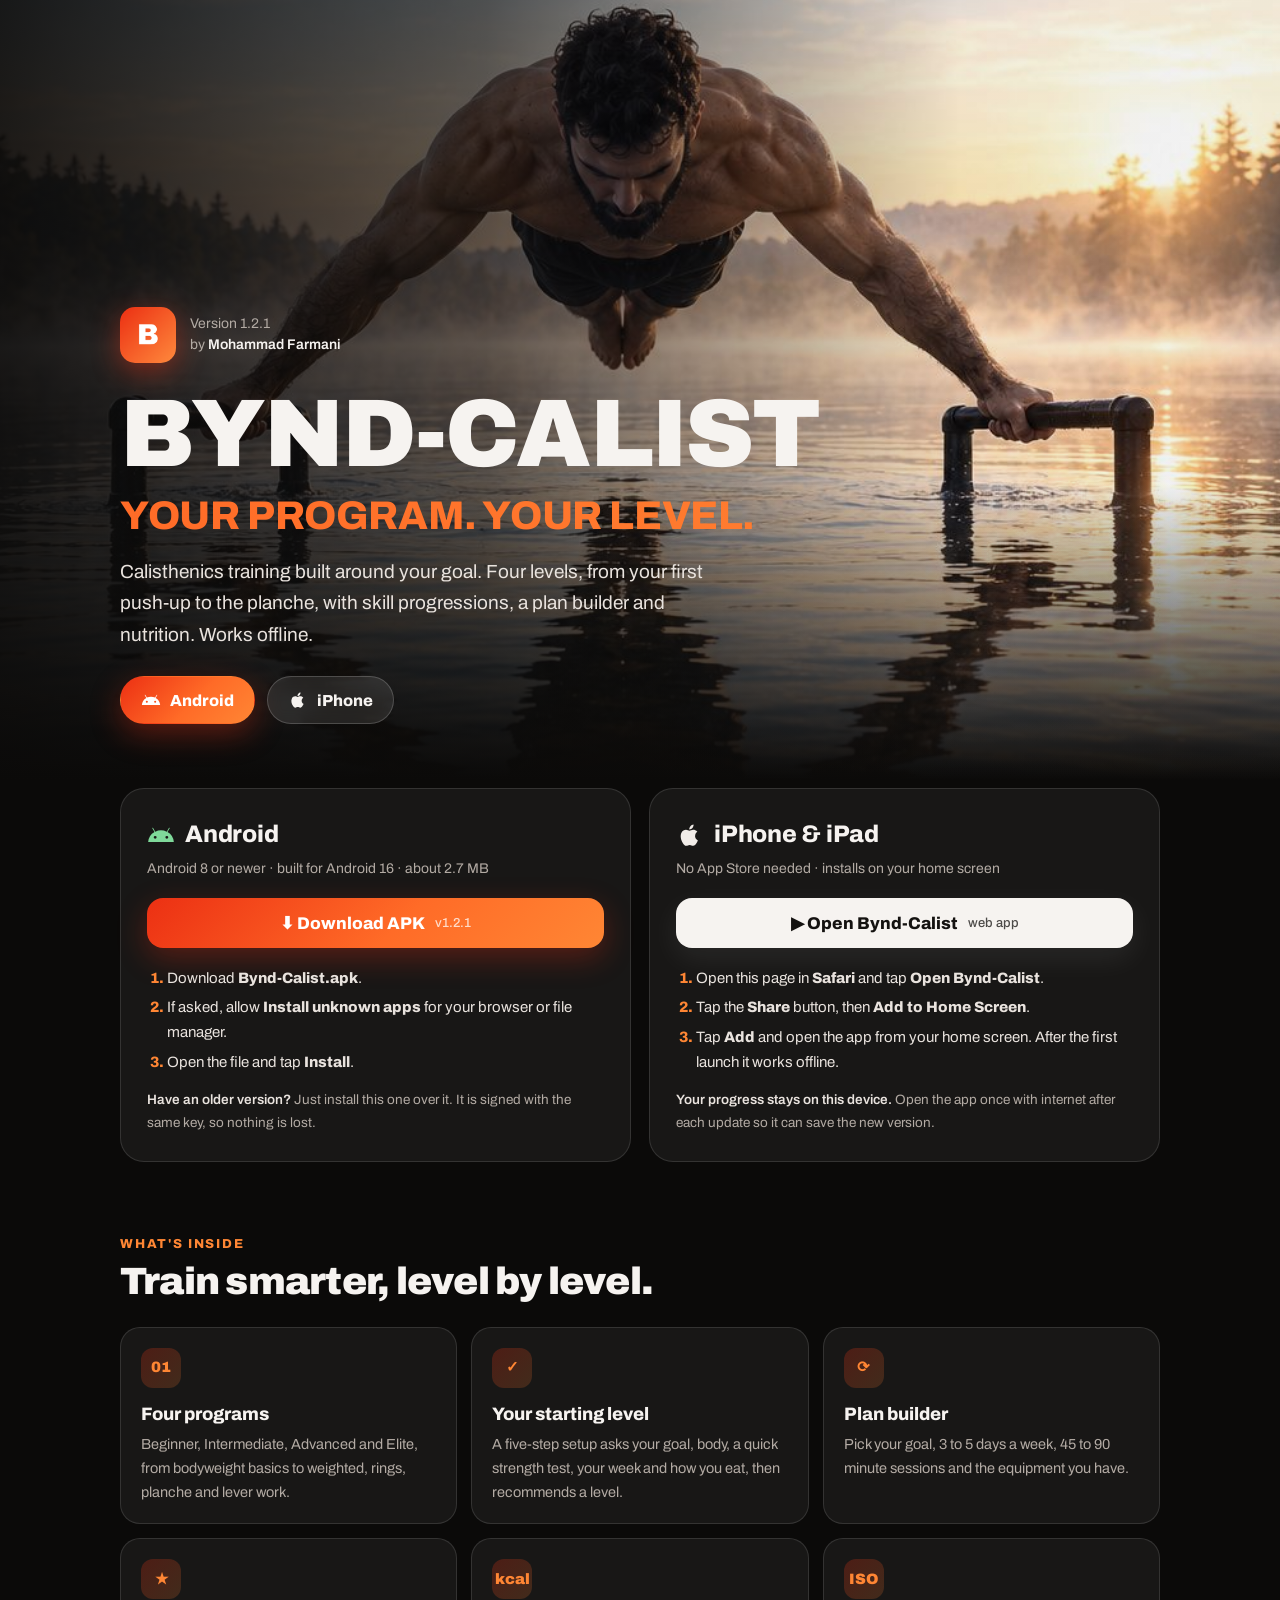
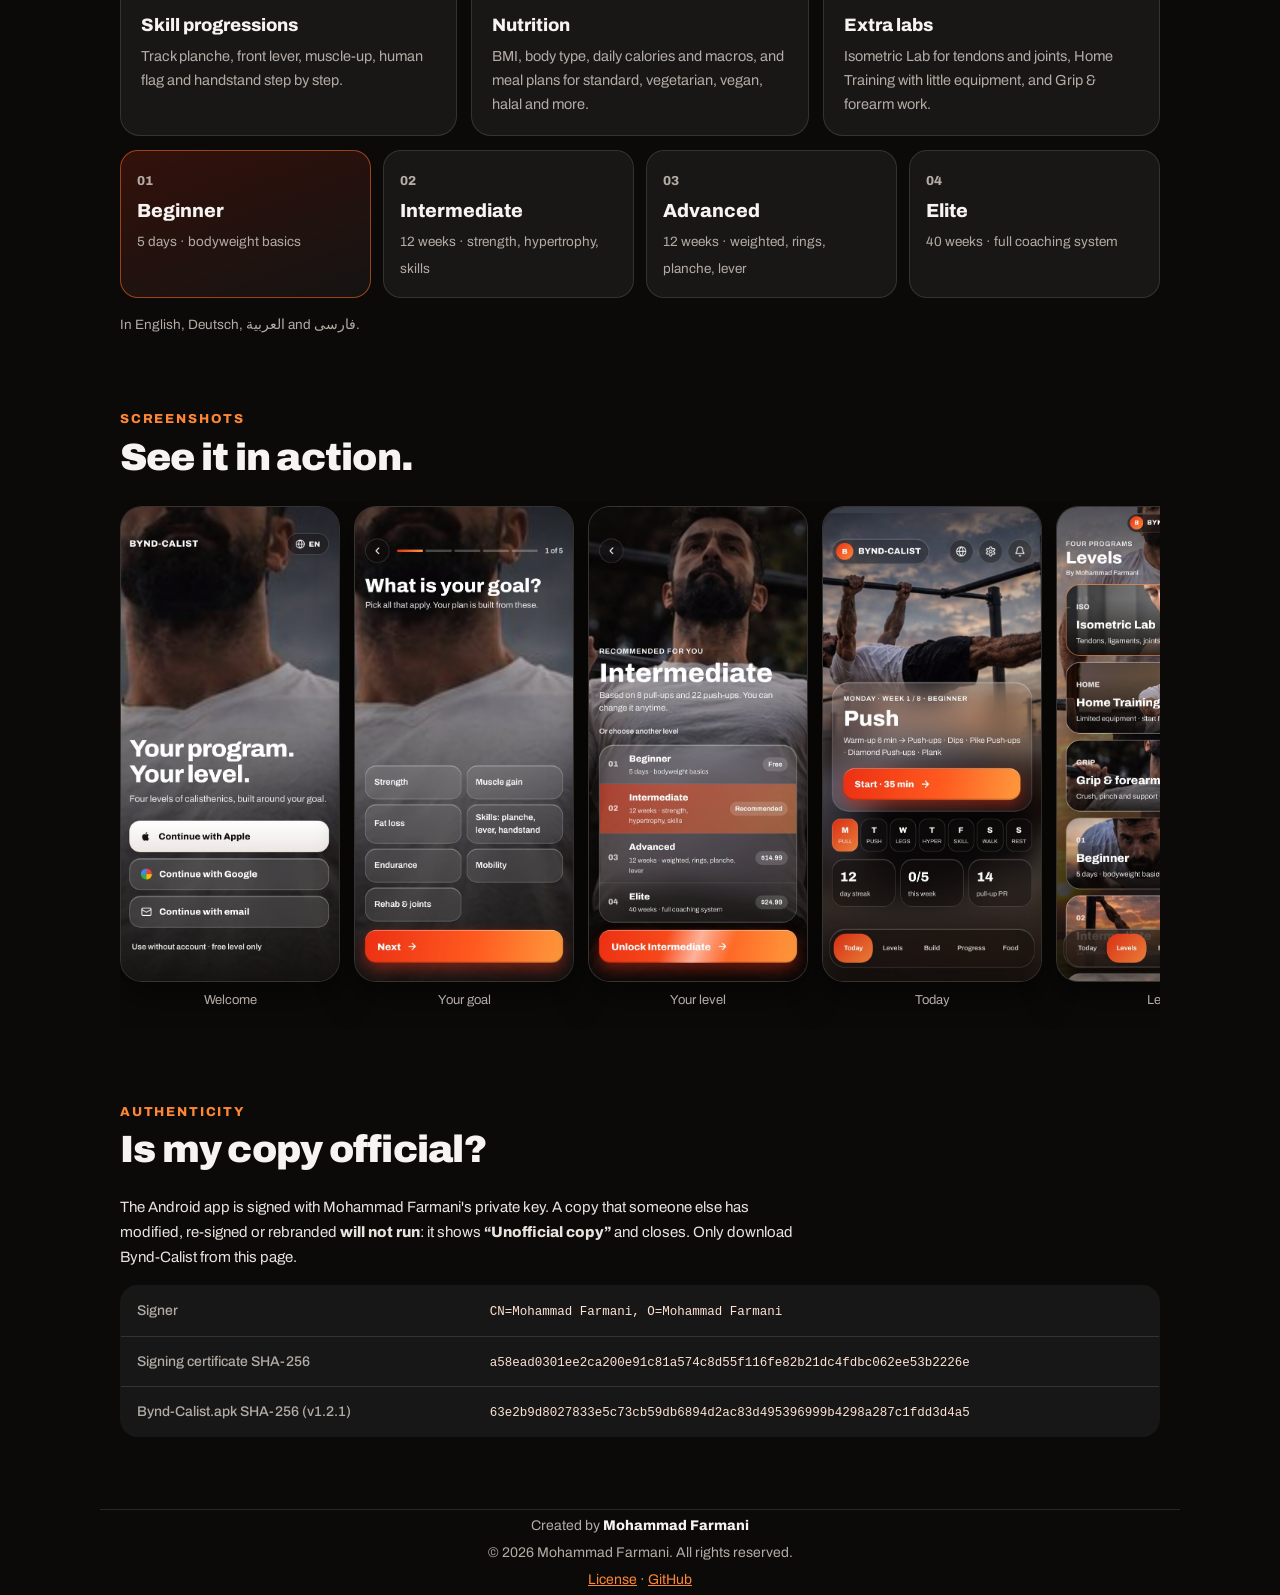
<file: docs/index.html>
<!doctype html>
<!-- Bynd-Calist · © 2026 Mohammad Farmani. All rights reserved. -->
<html lang="en">
<head>
<meta charset="utf-8">
<meta http-equiv="Content-Security-Policy" content="default-src 'none'; script-src 'sha256-RPuAwP7bW1dHjPMETImB6eHee7XKa7YP4J+vE6Q/Llc='; style-src 'self' 'unsafe-inline'; img-src 'self' data:; font-src 'self'; manifest-src 'self'; connect-src 'none'; frame-src 'none'; object-src 'none'; base-uri 'none'; form-action 'none'; upgrade-insecure-requests">
<meta name="referrer" content="no-referrer">
<script>if(window.top!==window.self){document.documentElement.style.display="none";try{window.top.location.replace(window.location.href)}catch(e){}}</script>
<meta name="viewport" content="width=device-width, initial-scale=1, viewport-fit=cover">
<title>Bynd-Calist · Calisthenics training</title>
<meta name="description" content="Bynd-Calist: calisthenics training built around your goal. Four levels, skill progressions, plan builder and nutrition. For Android and iPhone, works offline.">
<meta name="author" content="Mohammad Farmani">
<meta name="theme-color" content="#0b0a09">
<meta property="og:title" content="Bynd-Calist · Your program. Your level.">
<meta property="og:description" content="Calisthenics training for Android and iPhone, by Mohammad Farmani.">
<meta property="og:image" content="https://mfarmani85.github.io/Bynd-Calist/img/og.jpg">
<meta property="og:url" content="https://mfarmani85.github.io/Bynd-Calist/">
<meta name="twitter:card" content="summary_large_image">
<link rel="icon" type="image/png" href="img/icon-192.png">
<link rel="apple-touch-icon" href="img/apple-touch-icon.png">

<style>
@font-face{font-family:"Archivo";src:url(fonts/archivo-latin-400-normal.woff2) format("woff2");font-weight:400;font-display:swap}
@font-face{font-family:"Archivo";src:url(fonts/archivo-latin-500-normal.woff2) format("woff2");font-weight:500;font-display:swap}
@font-face{font-family:"Archivo";src:url(fonts/archivo-latin-600-normal.woff2) format("woff2");font-weight:600;font-display:swap}
@font-face{font-family:"Archivo";src:url(fonts/archivo-latin-800-normal.woff2) format("woff2");font-weight:800;font-display:swap}
@font-face{font-family:"Archivo";src:url(fonts/archivo-latin-900-normal.woff2) format("woff2");font-weight:900;font-display:swap}
:root{
  --bg:#0b0a09; --card:rgba(255,255,255,.055); --card2:rgba(255,255,255,.08); --line:rgba(255,255,255,.12);
  --ink:#f6f3f0; --mute:#b3aba4; --o1:#ec3013; --o2:#ff6b27; --o3:#ff8634;
  --f:"Archivo",-apple-system,BlinkMacSystemFont,"Segoe UI",Roboto,sans-serif;
}
*{box-sizing:border-box}
html{scroll-behavior:smooth}
body{margin:0;background:var(--bg);color:var(--ink);font:16px/1.65 var(--f);-webkit-font-smoothing:antialiased;overflow-x:hidden}
a{color:var(--o3)}
.wrap{max-width:1080px;margin:0 auto;padding:0 20px}

/* hero */
.hero{position:relative;min-height:min(92vh,780px);display:flex;align-items:flex-end;overflow:hidden}
.hero::before{content:"";position:absolute;inset:0;background:url(img/hero.jpg) 62% 30%/cover no-repeat;transform:scale(1.02)}
.hero::after{content:"";position:absolute;inset:0;background:
  linear-gradient(90deg,rgba(11,10,9,.92) 0%,rgba(11,10,9,.65) 38%,rgba(11,10,9,.05) 75%),
  linear-gradient(0deg,var(--bg) 0%,rgba(11,10,9,0) 38%)}
.hero .wrap{position:relative;z-index:1;width:100%;padding-top:80px;padding-bottom:56px}
.brand{display:flex;align-items:center;gap:14px;margin-bottom:26px}
.brand img{width:56px;height:56px;border-radius:15px;box-shadow:0 8px 28px rgba(236,48,19,.45)}
.brand span{color:var(--mute);font-size:14px;line-height:1.45}
.brand b{color:var(--ink);font-weight:600}
h1{margin:0;font-weight:900;font-size:clamp(46px,9vw,96px);line-height:.95;letter-spacing:-.02em;text-transform:uppercase}
.tag{display:block;margin-top:14px;font-weight:800;font-size:clamp(24px,4vw,40px);line-height:1.1;letter-spacing:-.01em;
  background:linear-gradient(90deg,var(--o2),var(--o3));-webkit-background-clip:text;background-clip:text;color:transparent}
.lead{font-size:clamp(17px,2.2vw,19px);color:#e9e3de;margin:18px 0 26px;max-width:31em}
.cta{display:flex;flex-wrap:wrap;gap:12px}
.pill{display:inline-flex;align-items:center;gap:9px;padding:13px 20px;border-radius:999px;font:700 16px var(--f);text-decoration:none;color:var(--ink);
  background:rgba(255,255,255,.1);border:1px solid rgba(255,255,255,.18);backdrop-filter:blur(8px);-webkit-backdrop-filter:blur(8px)}
.pill.hot{background:linear-gradient(135deg,var(--o1),var(--o2) 55%,var(--o3));border-color:transparent;color:#fff;box-shadow:0 10px 30px rgba(236,48,19,.35)}
.pill svg{width:20px;height:20px}

/* get cards */
.get{display:grid;grid-template-columns:1fr 1fr;gap:18px;margin:8px 0 10px;scroll-margin-top:20px}
.card{background:var(--card);border:1px solid var(--line);border-radius:24px;padding:26px}
.card h2{margin:0 0 2px;font-size:24px;font-weight:800;display:flex;align-items:center;gap:10px;letter-spacing:-.01em}
.card h2 svg{width:28px;height:28px;flex:none}
.card .sub{color:var(--mute);font-size:14px;margin:0 0 18px}
.btn{display:flex;align-items:center;justify-content:center;gap:10px;width:100%;padding:15px 18px;border-radius:16px;font:800 17px var(--f);text-decoration:none;transition:transform .15s,box-shadow .15s}
.btn:hover{transform:translateY(-1px)}
.btn.hot{background:linear-gradient(135deg,var(--o1),var(--o2) 55%,var(--o3));color:#fff;box-shadow:0 10px 30px rgba(236,48,19,.3)}
.btn.light{background:#f6f3f0;color:#141210;box-shadow:0 10px 30px rgba(255,255,255,.08)}
.btn small{font-weight:500;opacity:.75;font-size:13px}
ol.steps{margin:18px 0 0;padding:0 0 0 1.3em;color:#e9e3de;font-size:15px}
ol.steps li{margin:5px 0}
ol.steps li::marker{color:var(--o3);font-weight:800}
.note{font-size:13.5px;color:var(--mute);margin:14px 0 0;line-height:1.7}
.note b{color:#e9e3de;font-weight:600}

/* sections */
section{margin:72px 0}
.kicker{display:block;color:var(--o3);font-weight:800;font-size:13px;letter-spacing:.14em;text-transform:uppercase;margin-bottom:6px}
h3{font-size:clamp(28px,4vw,38px);margin:0 0 24px;font-weight:900;letter-spacing:-.02em;line-height:1.1}
.feats{display:grid;grid-template-columns:repeat(3,1fr);gap:14px}
.feat{background:var(--card);border:1px solid var(--line);border-radius:20px;padding:20px 20px 18px}
.feat .ic{width:40px;height:40px;border-radius:12px;display:grid;place-items:center;margin-bottom:12px;
  background:linear-gradient(135deg,rgba(236,48,19,.25),rgba(255,134,52,.18));color:var(--o3);font-weight:900;font-size:15px}
.feat b{display:block;font-size:18px;font-weight:800;margin-bottom:4px}
.feat p{margin:0;color:var(--mute);font-size:14.5px;line-height:1.65}

.levels{display:grid;grid-template-columns:repeat(4,1fr);gap:12px;margin-top:14px}
.lvl{border-radius:18px;padding:16px;background:var(--card);border:1px solid var(--line)}
.lvl i{font-style:normal;color:var(--mute);font-weight:800;font-size:13px}
.lvl b{display:block;font-size:19px;font-weight:800;margin:2px 0}
.lvl span{color:var(--mute);font-size:13.5px}
.lvl.free{border-color:rgba(255,107,39,.55);background:linear-gradient(160deg,rgba(236,48,19,.18),rgba(255,255,255,.04))}

.shots{display:flex;gap:14px;overflow-x:auto;scroll-snap-type:x mandatory;padding:4px 2px 18px;scrollbar-width:thin;scrollbar-color:#5a2a18 transparent}
.shots figure{margin:0;flex:none;scroll-snap-align:start}
.shots img{display:block;width:220px;aspect-ratio:390/844;border-radius:22px;border:1px solid var(--line);box-shadow:0 14px 34px rgba(0,0,0,.5);background:#1a1715;object-fit:cover}
.shots figcaption{color:var(--mute);font-size:13px;text-align:center;margin-top:8px}

table{width:100%;border-collapse:collapse;font-size:14px;background:var(--card);border:1px solid var(--line);border-radius:18px;overflow:hidden}
th,td{padding:13px 16px;text-align:start;border-bottom:1px solid var(--line);vertical-align:top}
tr:last-child th,tr:last-child td{border-bottom:0}
th{color:var(--mute);font-weight:500;width:34%}
code{font:12.5px/1.6 ui-monospace,SFMono-Regular,Menlo,monospace;word-break:break-all;color:#ffe3d3}
.ok{color:#7fd99a;font-weight:700}

footer{border-top:1px solid var(--line);margin-top:72px;padding:28px 0 44px;color:var(--mute);font-size:14px;text-align:center}
footer p{margin:4px 0}
footer b{color:var(--ink)}

@media (max-width:860px){
  .get{grid-template-columns:1fr}
  .feats{grid-template-columns:1fr 1fr}
  .levels{grid-template-columns:1fr 1fr}
  .hero::before{background-position:58% 20%}
  .hero::after{background:linear-gradient(0deg,var(--bg) 4%,rgba(11,10,9,.78) 46%,rgba(11,10,9,.25) 100%)}
}
@media (max-width:520px){
  .wrap{padding:0 16px}
  .hero{min-height:88vh}
  .feats{grid-template-columns:1fr}
  .shots img{width:176px}
  .card{padding:22px 18px}
  th{width:auto;display:block;border-bottom:0;padding-bottom:0}
  td{display:block}
  .cta .pill{flex:1;justify-content:center}
}
</style>
</head>
<body>

<header class="hero">
  <div class="wrap">
    <div class="brand"><img src="img/icon-192.png" alt="" width="56" height="56"><span>Version 1.2.1<br>by <b>Mohammad Farmani</b></span></div>
    <h1>Bynd-Calist<span class="tag">Your program. Your level.</span></h1>
    <p class="lead">Calisthenics training built around your goal. Four levels, from your first push-up to the planche, with skill progressions, a plan builder and nutrition. Works offline.</p>
    <div class="cta">
      <a class="pill hot" href="#android"><svg viewBox="0 0 24 24" fill="currentColor" aria-hidden="true"><path d="M17.6 9.48l1.84-3.18a.38.38 0 0 0-.66-.38l-1.86 3.22a11.4 11.4 0 0 0-9.84 0L5.22 5.92a.38.38 0 0 0-.66.38L6.4 9.48A10.8 10.8 0 0 0 1 18h22a10.8 10.8 0 0 0-5.4-8.52zM7 15.25a1.25 1.25 0 1 1 0-2.5 1.25 1.25 0 0 1 0 2.5zm10 0a1.25 1.25 0 1 1 0-2.5 1.25 1.25 0 0 1 0 2.5z"/></svg>Android</a>
      <a class="pill" href="#iphone"><svg viewBox="0 0 24 24" fill="currentColor" aria-hidden="true"><path d="M16.37 12.75c-.02-2.3 1.88-3.4 1.96-3.46-1.07-1.56-2.73-1.77-3.32-1.8-1.41-.14-2.76.83-3.47.83-.72 0-1.82-.81-3-.79-1.54.02-2.96.9-3.76 2.28-1.6 2.78-.41 6.9 1.15 9.16.76 1.1 1.67 2.34 2.86 2.3 1.15-.05 1.58-.74 2.97-.74 1.38 0 1.77.74 2.98.72 1.23-.02 2.01-1.12 2.76-2.23.87-1.28 1.23-2.52 1.25-2.58-.03-.01-2.4-.92-2.42-3.66zM14.1 6c.63-.77 1.06-1.83.94-2.9-.91.04-2.02.61-2.67 1.37-.58.67-1.1 1.76-.96 2.8 1.02.08 2.06-.52 2.69-1.27z"/></svg>iPhone</a>
    </div>
  </div>
</header>

<main class="wrap">
<div class="get">
  <div class="card" id="android">
    <h2><svg viewBox="0 0 24 24" fill="#7fd99a" aria-hidden="true"><path d="M17.6 9.48l1.84-3.18a.38.38 0 0 0-.66-.38l-1.86 3.22a11.4 11.4 0 0 0-9.84 0L5.22 5.92a.38.38 0 0 0-.66.38L6.4 9.48A10.8 10.8 0 0 0 1 18h22a10.8 10.8 0 0 0-5.4-8.52zM7 15.25a1.25 1.25 0 1 1 0-2.5 1.25 1.25 0 0 1 0 2.5zm10 0a1.25 1.25 0 1 1 0-2.5 1.25 1.25 0 0 1 0 2.5z"/></svg>Android</h2>
    <p class="sub">Android 8 or newer · built for Android 16 · about 2.7 MB</p>
    <a class="btn hot" href="Bynd-Calist.apk" download>⬇ Download APK <small>v1.2.1</small></a>
    <ol class="steps">
      <li>Download <b>Bynd-Calist.apk</b>.</li>
      <li>If asked, allow <b>Install unknown apps</b> for your browser or file manager.</li>
      <li>Open the file and tap <b>Install</b>.</li>
    </ol>
    <p class="note"><b>Have an older version?</b> Just install this one over it. It is signed with the same key, so nothing is lost.</p>
  </div>

  <div class="card" id="iphone">
    <h2><svg viewBox="0 0 24 24" fill="#f1ece8" aria-hidden="true"><path d="M16.37 12.75c-.02-2.3 1.88-3.4 1.96-3.46-1.07-1.56-2.73-1.77-3.32-1.8-1.41-.14-2.76.83-3.47.83-.72 0-1.82-.81-3-.79-1.54.02-2.96.9-3.76 2.28-1.6 2.78-.41 6.9 1.15 9.16.76 1.1 1.67 2.34 2.86 2.3 1.15-.05 1.58-.74 2.97-.74 1.38 0 1.77.74 2.98.72 1.23-.02 2.01-1.12 2.76-2.23.87-1.28 1.23-2.52 1.25-2.58-.03-.01-2.4-.92-2.42-3.66zM14.1 6c.63-.77 1.06-1.83.94-2.9-.91.04-2.02.61-2.67 1.37-.58.67-1.1 1.76-.96 2.8 1.02.08 2.06-.52 2.69-1.27z"/></svg>iPhone &amp; iPad</h2>
    <p class="sub">No App Store needed · installs on your home screen</p>
    <a class="btn light" href="app/">▶ Open Bynd-Calist <small>web app</small></a>
    <ol class="steps">
      <li>Open this page in <b>Safari</b> and tap <b>Open Bynd-Calist</b>.</li>
      <li>Tap the <b>Share</b> button, then <b>Add to Home Screen</b>.</li>
      <li>Tap <b>Add</b> and open the app from your home screen. After the first launch it works offline.</li>
    </ol>
    <p class="note"><b>Your progress stays on this device.</b> Open the app once with internet after each update so it can save the new version.</p>
  </div>
</div>

<section>
  <span class="kicker">What's inside</span>
  <h3>Train smarter, level by level.</h3>
  <div class="feats">
    <div class="feat"><div class="ic">01</div><b>Four programs</b><p>Beginner, Intermediate, Advanced and Elite, from bodyweight basics to weighted, rings, planche and lever work.</p></div>
    <div class="feat"><div class="ic">✓</div><b>Your starting level</b><p>A five-step setup asks your goal, body, a quick strength test, your week and how you eat, then recommends a level.</p></div>
    <div class="feat"><div class="ic">⟳</div><b>Plan builder</b><p>Pick your goal, 3 to 5 days a week, 45 to 90 minute sessions and the equipment you have.</p></div>
    <div class="feat"><div class="ic">★</div><b>Skill progressions</b><p>Track planche, front lever, muscle-up, human flag and handstand step by step.</p></div>
    <div class="feat"><div class="ic">kcal</div><b>Nutrition</b><p>BMI, body type, daily calories and macros, and meal plans for standard, vegetarian, vegan, halal and more.</p></div>
    <div class="feat"><div class="ic">ISO</div><b>Extra labs</b><p>Isometric Lab for tendons and joints, Home Training with little equipment, and Grip &amp; forearm work.</p></div>
  </div>
  <div class="levels">
    <div class="lvl free"><i>01</i><b>Beginner</b><span>5 days · bodyweight basics</span></div>
    <div class="lvl"><i>02</i><b>Intermediate</b><span>12 weeks · strength, hypertrophy, skills</span></div>
    <div class="lvl"><i>03</i><b>Advanced</b><span>12 weeks · weighted, rings, planche, lever</span></div>
    <div class="lvl"><i>04</i><b>Elite</b><span>40 weeks · full coaching system</span></div>
  </div>
  <p class="note" style="margin-top:16px">In English, Deutsch, <bdi lang="ar">العربية</bdi> and <bdi lang="fa">فارسی</bdi>.</p>
</section>

<section>
  <span class="kicker">Screenshots</span>
  <h3>See it in action.</h3>
  <div class="shots">
    <figure><img src="img/shot-1.jpg" alt="Welcome screen" loading="lazy"><figcaption>Welcome</figcaption></figure>
    <figure><img src="img/shot-2.jpg" alt="Choose your goal" loading="lazy"><figcaption>Your goal</figcaption></figure>
    <figure><img src="img/shot-3.jpg" alt="Recommended level" loading="lazy"><figcaption>Your level</figcaption></figure>
    <figure><img src="img/shot-4.jpg" alt="Today's workout" loading="lazy"><figcaption>Today</figcaption></figure>
    <figure><img src="img/shot-5.jpg" alt="Programs and labs" loading="lazy"><figcaption>Levels</figcaption></figure>
    <figure><img src="img/shot-6.jpg" alt="Plan builder" loading="lazy"><figcaption>Plan builder</figcaption></figure>
    <figure><img src="img/shot-7.jpg" alt="Skill progress" loading="lazy"><figcaption>Progress</figcaption></figure>
    <figure><img src="img/shot-8.jpg" alt="Nutrition" loading="lazy"><figcaption>Nutrition</figcaption></figure>
  </div>
</section>

<section>
  <span class="kicker">Authenticity</span>
  <h3>Is my copy official?</h3>
  <p style="margin:0 0 16px;color:#e9e3de;font-size:15px;max-width:46em">The Android app is signed with Mohammad Farmani's private key. A copy that someone else has modified, re-signed or rebranded <b>will not run</b>: it shows <b>“Unofficial copy”</b> and closes. Only download Bynd-Calist from this page.</p>
  <table>
    <tr><th>Signer</th><td><code>CN=Mohammad Farmani, O=Mohammad Farmani</code></td></tr>
    <tr><th>Signing certificate SHA-256</th><td><code>a58ead0301ee2ca200e91c81a574c8d55f116fe82b21dc4fdbc062ee53b2226e</code></td></tr>
    <tr><th>Bynd-Calist.apk SHA-256 (v1.2.1)</th><td><code>63e2b9d8027833e5c73cb59db6894d2ac83d495396999b4298a287c1fdd3d4a5</code></td></tr>
  </table>
</section>
</main>

<footer class="wrap">
  <p>Created by <b>Mohammad Farmani</b></p>
  <p>© 2026 Mohammad Farmani. All rights reserved.</p>
  <p><a href="https://github.com/Mfarmani85/Bynd-Calist/blob/main/LICENSE">License</a> · <a href="https://github.com/Mfarmani85/Bynd-Calist">GitHub</a></p>
</footer>
</body>
</html>
</file>
